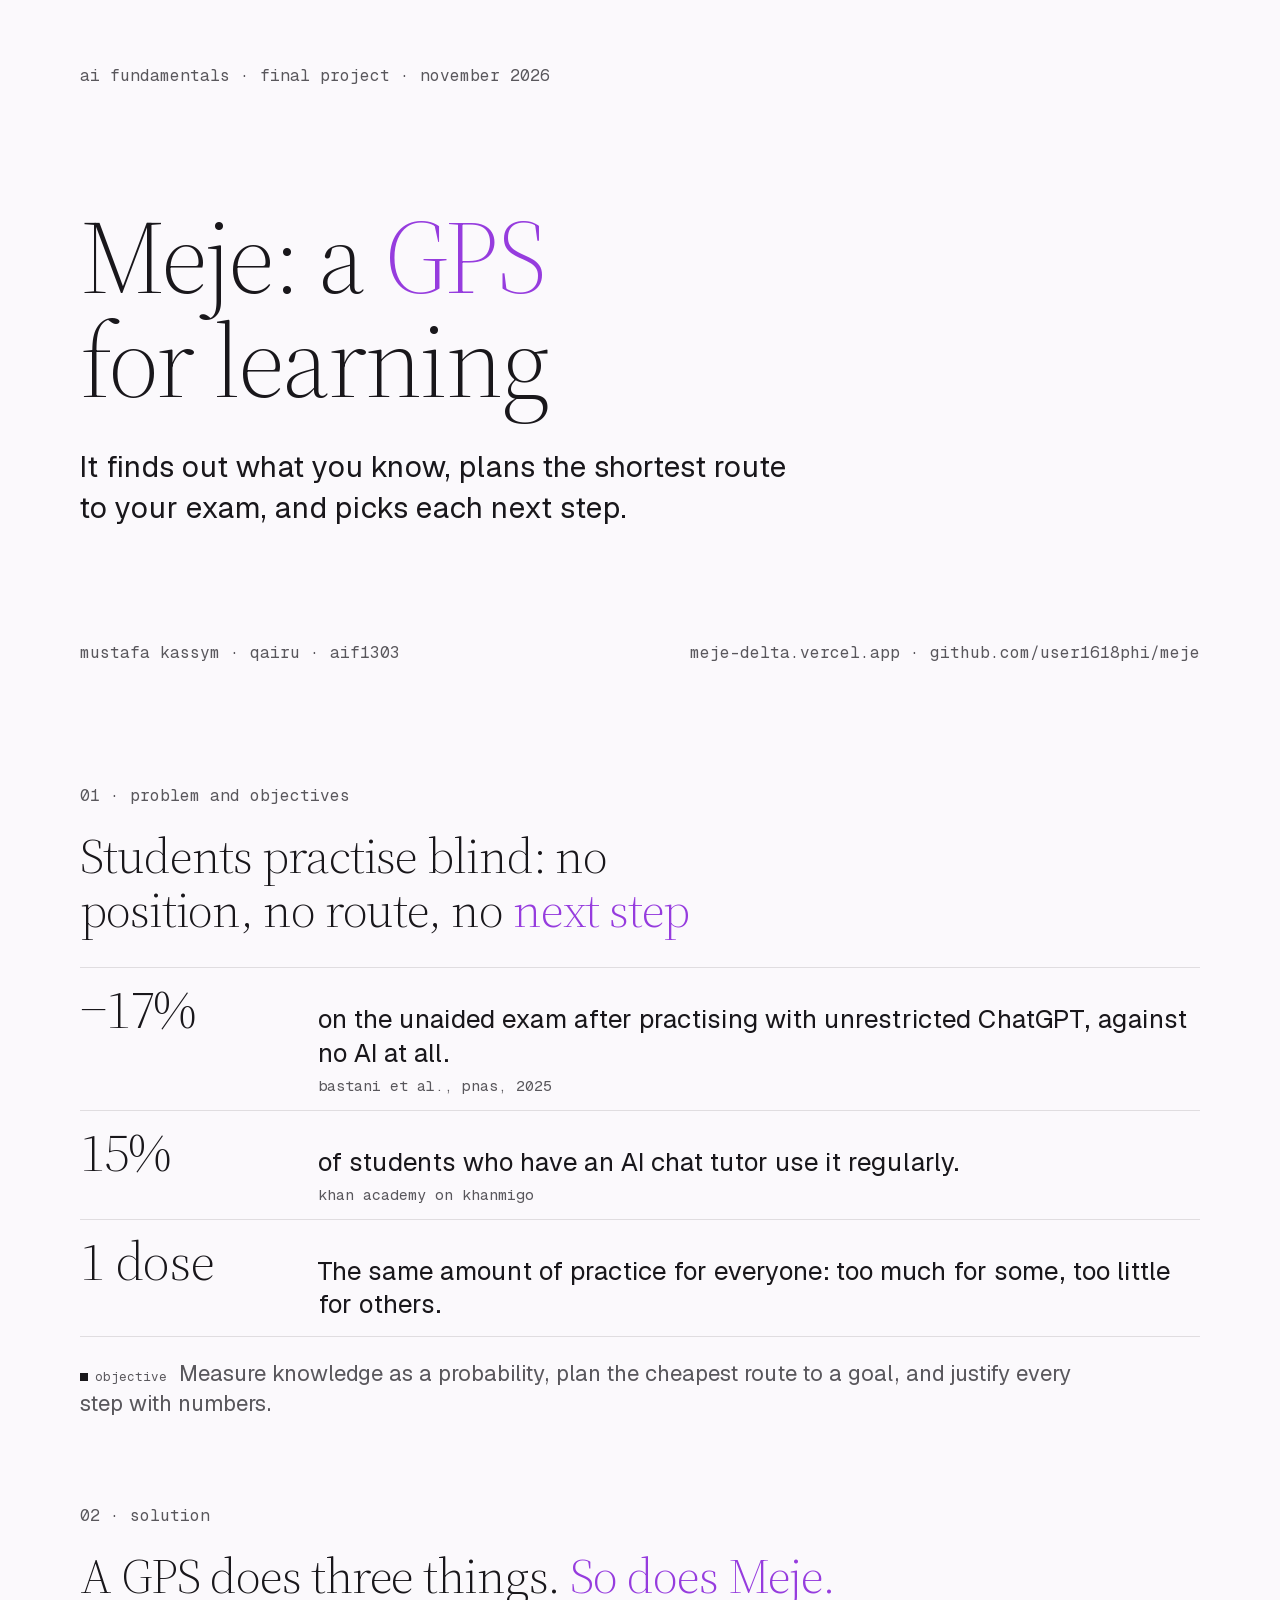
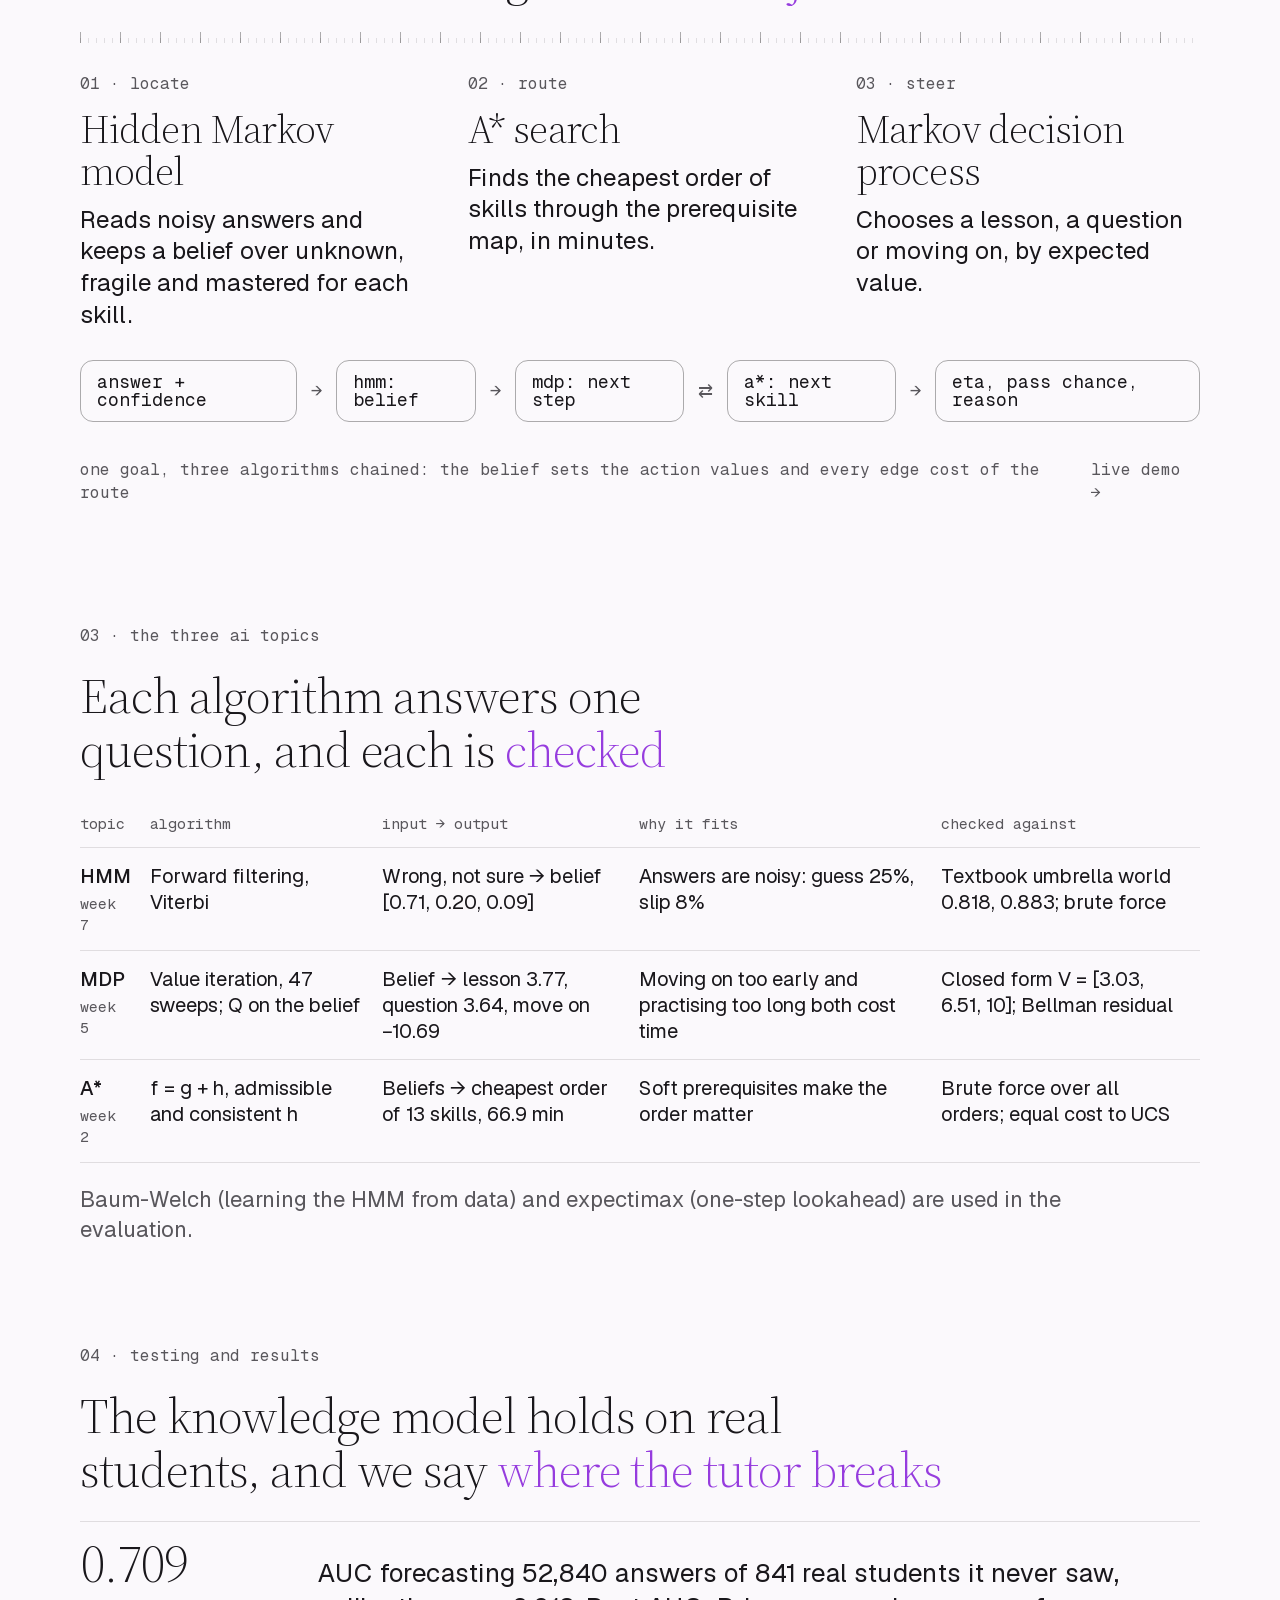
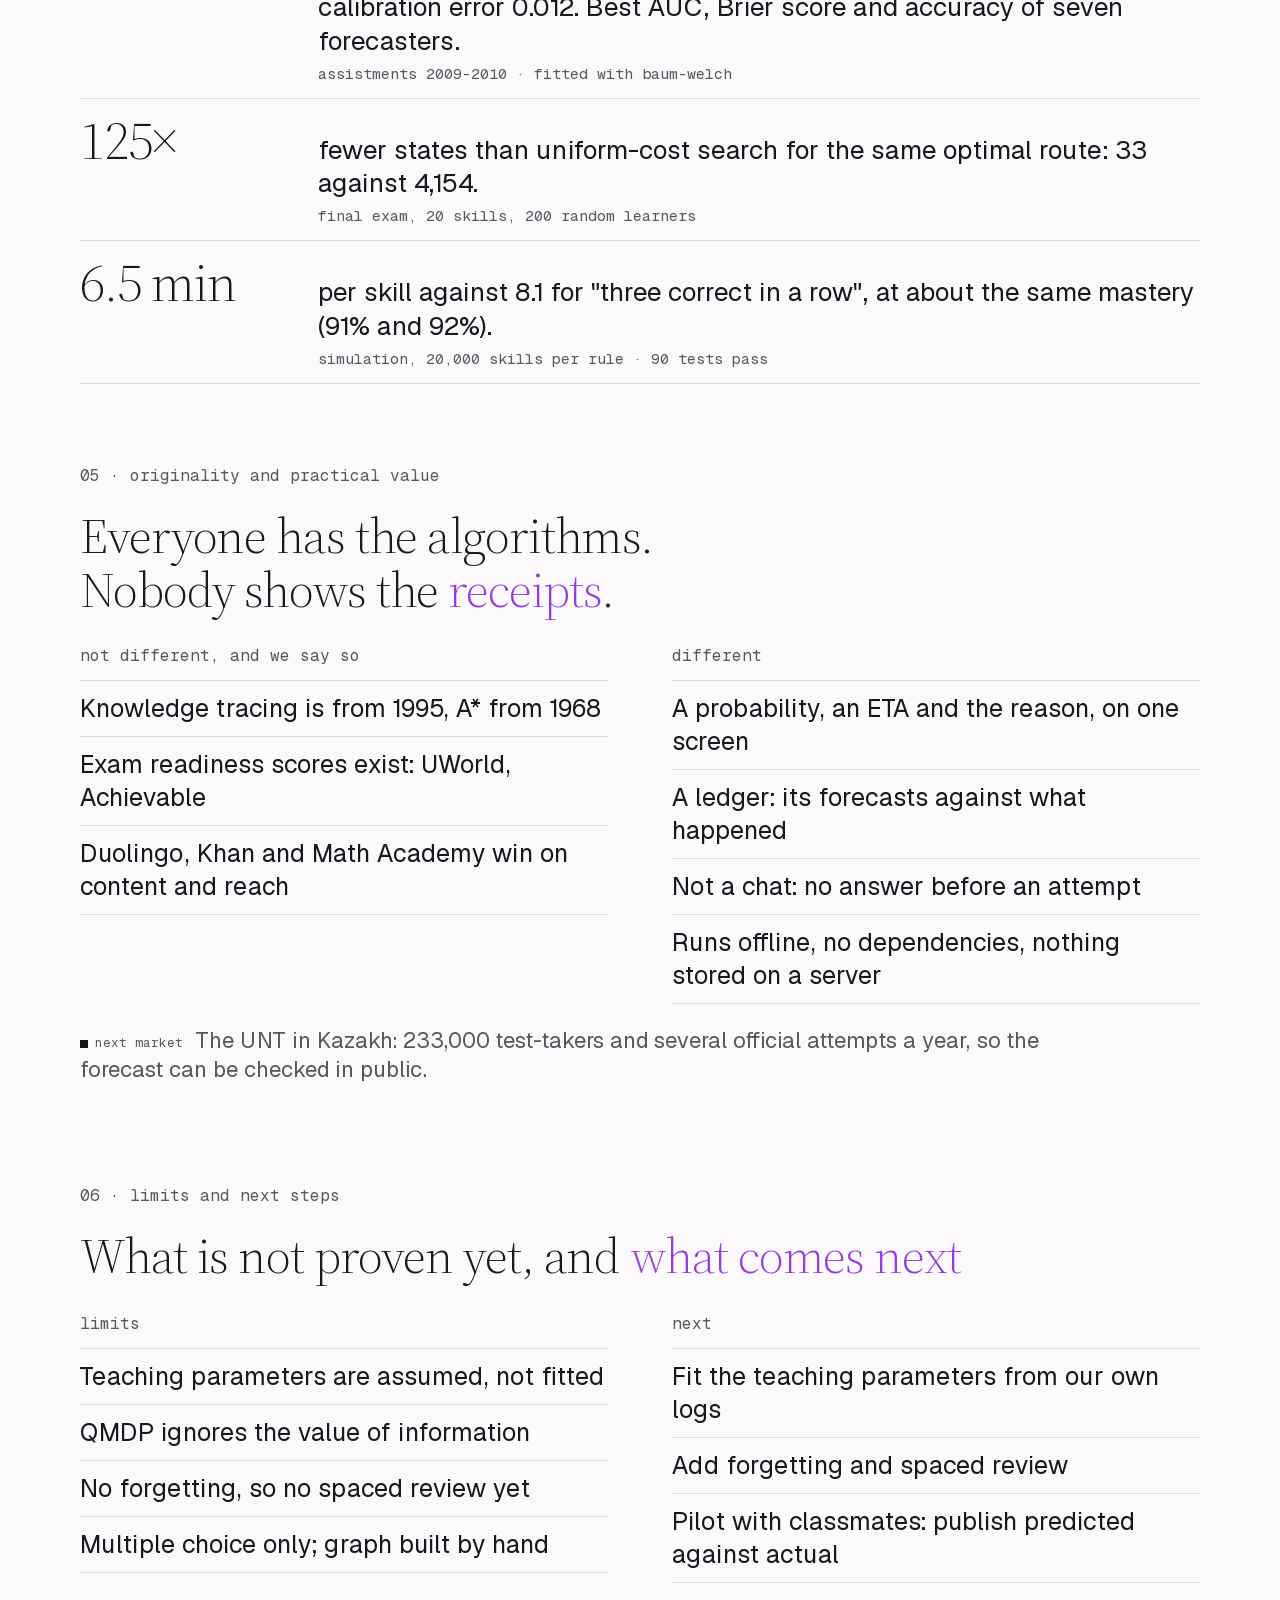
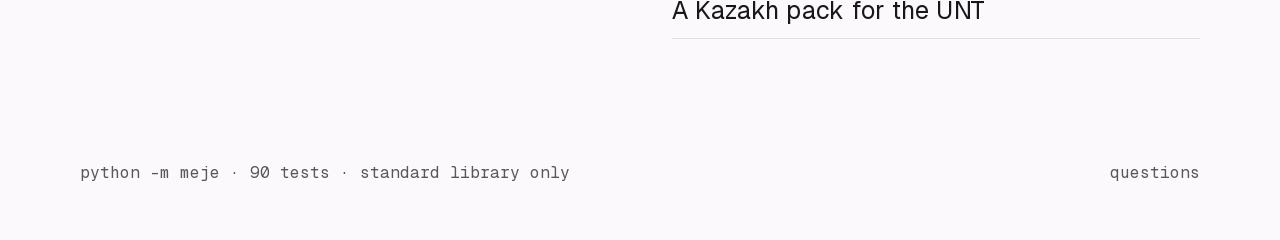
<file: docs/slides.html>
<!doctype html>
<html lang="en" data-theme="light">
<head>
<meta charset="utf-8">
<title>Meje: a GPS for learning. Defense slides</title>
<link rel="stylesheet" href="../web/kit.css">
<style>
  @font-face { font-family: "Source Serif 4"; src: url("../web/fonts/SourceSerif4-latin.woff2") format("woff2"); font-weight: 200 900; }
  @page { size: 1280px 720px; margin: 0; }
  :root { --font-heading: "Source Serif 4", Georgia, serif; --weight-heading: 300; --tracking-heading: -0.022em; }
  html, body { margin: 0; background: var(--bg); }
  .slide { position: relative; width: 1280px; height: 720px; padding: 64px 80px 56px; overflow: hidden; break-after: page; display: flex; flex-direction: column; }
  .slide > .label:first-child { margin-bottom: 22px; font-size: 16px; }
  h1 { font-size: 104px; letter-spacing: -0.022em; line-height: 1; }
  h2 { font-size: 50px; line-height: 1.08; max-width: 1040px; text-wrap: balance; }
  p { max-width: none; }
  .lead { font-size: 30px; line-height: 1.35; color: var(--fg); max-width: 30em; }
  .foot { margin-top: auto; display: flex; justify-content: space-between; font-size: 16px; }
  .ruler { margin: 26px 0 30px; }
  .rows3 > div { display: grid; grid-template-columns: 210px 1fr; gap: 28px; align-items: baseline; padding: 14px 0; border-top: 1px solid var(--line); }
  .rows3 > div:last-child { border-bottom: 1px solid var(--line); }
  .big { font: 300 54px/1 var(--font-heading); letter-spacing: -0.022em; font-variant-numeric: tabular-nums; }
  .rows3 p { font-size: 26px; line-height: 1.3; }
  .src { display: block; font: 400 15px/1.4 var(--font-mono); color: var(--mut); text-transform: lowercase; margin-top: 4px; }
  .cols3 { display: grid; grid-template-columns: repeat(3, 1fr); gap: 44px; }
  .cols3 h3, .cols2 h3 { font: 400 16px/1.4 var(--font-mono); color: var(--mut); text-transform: lowercase; margin-bottom: 12px; }
  .cols3 .name { font: 300 40px/1.05 var(--font-heading); letter-spacing: -0.022em; margin-bottom: 12px; }
  .cols3 p { font-size: 24px; line-height: 1.32; }
  .chain { display: flex; align-items: center; gap: 14px; font: 400 18px/1 var(--font-mono); text-transform: lowercase; color: var(--mut); margin-top: 30px; }
  .chain b { font-weight: 400; color: var(--fg); padding: 12px 16px; border: 1px solid var(--tick); border-radius: 13px; }
  table { font-size: 20px; }
  th { font-size: 15px; padding-bottom: 12px; }
  td { padding: 15px 18px 15px 0; line-height: 1.3; }
  td.n { font-family: var(--font-mono); font-variant-numeric: tabular-nums; font-size: 18px; }
  td strong { font-weight: 500; }
  .cols2 { display: grid; grid-template-columns: 1fr 1fr; gap: 64px; }
  .cols2 li, .cols2 p { font-size: 25px; line-height: 1.32; }
  ul { margin: 0; padding: 0; list-style: none; }
  li { padding: 11px 0; border-top: 1px solid var(--line); }
  li:last-child { border-bottom: 1px solid var(--line); }
  .note { font-size: 22px; color: var(--mut); margin-top: 22px; max-width: 46em; line-height: 1.35; }
</style>
</head>
<body>

<section class="slide">
  <span class="label">ai fundamentals · final project · november 2026</span>
  <h1 style="margin-top: 96px;">Meje: a <span class="acc">GPS</span><br>for learning</h1>
  <p class="lead" style="margin-top: 34px;">It finds out what you know, plans the shortest route<br>to your exam, and picks each next step.</p>
  <div class="foot label"><span>mustafa kassym · qairu · aif1303</span><span>meje-delta.vercel.app · github.com/user1618phi/meje</span></div>
</section>

<section class="slide">
  <span class="label">01 · problem and objectives</span>
  <h2>Students practise blind: no position, no route, no <span class="acc">next step</span></h2>
  <div class="rows3" style="margin-top: 30px;">
    <div><span class="big">−17%</span><p>on the unaided exam after practising with unrestricted ChatGPT, against no AI at all.<span class="src">bastani et al., pnas, 2025</span></p></div>
    <div><span class="big">15%</span><p>of students who have an AI chat tutor use it regularly.<span class="src">khan academy on khanmigo</span></p></div>
    <div><span class="big">1 dose</span><p>The same amount of practice for everyone: too much for some, too little for others.</p></div>
  </div>
  <p class="note"><span class="mark">objective</span>&nbsp; Measure knowledge as a probability, plan the cheapest route to a goal, and justify every step with numbers.</p>
</section>

<section class="slide">
  <span class="label">02 · solution</span>
  <h2>A GPS does three things. <span class="acc">So does Meje.</span></h2>
  <div class="ruler"></div>
  <div class="cols3">
    <div><h3>01 · locate</h3><p class="name">Hidden Markov model</p><p>Reads noisy answers and keeps a belief over unknown, fragile and mastered for each skill.</p></div>
    <div><h3>02 · route</h3><p class="name">A* search</p><p>Finds the cheapest order of skills through the prerequisite map, in minutes.</p></div>
    <div><h3>03 · steer</h3><p class="name">Markov decision process</p><p>Chooses a lesson, a question or moving on, by expected value.</p></div>
  </div>
  <div class="chain"><b>answer + confidence</b>→<b>hmm: belief</b>→<b>mdp: next step</b>⇄<b>a*: next skill</b>→<b>eta, pass chance, reason</b></div>
  <div class="foot label"><span>one goal, three algorithms chained: the belief sets the action values and every edge cost of the route</span><span>live demo →</span></div>
</section>

<section class="slide">
  <span class="label">03 · the three ai topics</span>
  <h2>Each algorithm answers one question, and each is <span class="acc">checked</span></h2>
  <table style="margin-top: 26px;">
    <thead><tr><th>topic</th><th>algorithm</th><th>input → output</th><th>why it fits</th><th>checked against</th></tr></thead>
    <tbody>
      <tr><td><strong>HMM</strong><br><span class="src">week 7</span></td><td>Forward filtering, Viterbi</td><td>Wrong, not sure → belief [0.71, 0.20, 0.09]</td><td>Answers are noisy: guess 25%, slip 8%</td><td>Textbook umbrella world 0.818, 0.883; brute force</td></tr>
      <tr><td><strong>MDP</strong><br><span class="src">week 5</span></td><td>Value iteration, 47 sweeps; Q on the belief</td><td>Belief → lesson 3.77, question 3.64, move on −10.69</td><td>Moving on too early and practising too long both cost time</td><td>Closed form V = [3.03, 6.51, 10]; Bellman residual</td></tr>
      <tr><td><strong>A*</strong><br><span class="src">week 2</span></td><td>f = g + h, admissible and consistent h</td><td>Beliefs → cheapest order of 13 skills, 66.9 min</td><td>Soft prerequisites make the order matter</td><td>Brute force over all orders; equal cost to UCS</td></tr>
    </tbody>
  </table>
  <p class="note">Baum-Welch (learning the HMM from data) and expectimax (one-step lookahead) are used in the evaluation.</p>
</section>

<section class="slide">
  <span class="label">04 · testing and results</span>
  <h2>The knowledge model holds on real students, and we say <span class="acc">where the tutor breaks</span></h2>
  <div class="rows3" style="margin-top: 24px;">
    <div><span class="big">0.709</span><p>AUC forecasting 52,840 answers of 841 real students it never saw, calibration error 0.012. Best AUC, Brier score and accuracy of seven forecasters.<span class="src">assistments 2009-2010 · fitted with baum-welch</span></p></div>
    <div><span class="big">125×</span><p>fewer states than uniform-cost search for the same optimal route: 33 against 4,154.<span class="src">final exam, 20 skills, 200 random learners</span></p></div>
    <div><span class="big">6.5 min</span><p>per skill against 8.1 for "three correct in a row", at about the same mastery (91% and 92%).<span class="src">simulation, 20,000 skills per rule · 90 tests pass</span></p></div>
  </div>
  <p class="note"><span class="mark warn">limit</span>&nbsp; With wrong parameters mastery falls from 91% to 72%. A student's own running average ranks answers almost as well (0.706): our edge is calibration.</p>
</section>

<section class="slide">
  <span class="label">05 · originality and practical value</span>
  <h2>Everyone has the algorithms. Nobody shows the <span class="acc">receipts</span>.</h2>
  <div class="cols2" style="margin-top: 28px;">
    <div><h3>not different, and we say so</h3><ul>
      <li>Knowledge tracing is from 1995, A* from 1968</li>
      <li>Exam readiness scores exist: UWorld, Achievable</li>
      <li>Duolingo, Khan and Math Academy win on content and reach</li>
    </ul></div>
    <div><h3>different</h3><ul>
      <li>A probability, an ETA and the reason, on one screen</li>
      <li>A ledger: its forecasts against what happened</li>
      <li>Not a chat: no answer before an attempt</li>
      <li>Runs offline, no dependencies, nothing stored on a server</li>
    </ul></div>
  </div>
  <p class="note"><span class="mark">next market</span>&nbsp; The UNT in Kazakh: 233,000 test-takers and several official attempts a year, so the forecast can be checked in public.</p>
</section>

<section class="slide">
  <span class="label">06 · limits and next steps</span>
  <h2>What is not proven yet, and <span class="acc">what comes next</span></h2>
  <div class="cols2" style="margin-top: 30px;">
    <div><h3>limits</h3><ul>
      <li>Teaching parameters are assumed, not fitted</li>
      <li>QMDP ignores the value of information</li>
      <li>No forgetting, so no spaced review yet</li>
      <li>Multiple choice only; graph built by hand</li>
    </ul></div>
    <div><h3>next</h3><ul>
      <li>Fit the teaching parameters from our own logs</li>
      <li>Add forgetting and spaced review</li>
      <li>Pilot with classmates: publish predicted against actual</li>
      <li>A Kazakh pack for the UNT</li>
    </ul></div>
  </div>
  <div class="foot label"><span>python -m meje · 90 tests · standard library only</span><span>questions</span></div>
</section>

</body>
</html>
</file>
<file: web/kit.css>
/* Design core kit 0.2.0 · акцент 305°.
   Rules in short: one idea and one primary button per screen; lots of empty space, little text; no cards, shadows or gradients:
   structure comes from lines, the .ruler and space; headings large and light, broken by sense with <br>; labels, numbers and statuses
   in .label (monospace, lowercase); accent on the main word and on what needs attention, at most three times per screen;
   corners 18 / 13 / 10 px; blur only on floating panels (.panel); animate only transform and opacity; no emoji. */
@font-face { font-family: "Medeo Sans"; src: url([data-uri]) format("woff2"); font-weight: 100 900; font-display: swap; }
@font-face { font-family: "Medeo Mono"; src: url([data-uri]) format("woff2"); font-weight: 100 900; font-display: swap; }

/* Core tokens of the personal style. Product-specific colour comes from `design color` or `design palette --css`
   and overrides the colour block below. Works as plain CSS; the @theme block connects it to Tailwind v4. */

:root {
  /* colour: neutral base, blue 255 as the placeholder accent */
  --bg: oklch(98.3% 0.002 90);
  --raise: oklch(100% 0 0);
  --fg: oklch(19% 0.003 90);
  --mut: oklch(44% 0.004 90);
  --faint: oklch(70% 0.004 90);
  --line: oklch(19% 0.003 90 / 0.12);
  --tick: oklch(19% 0.003 90 / 0.34);
  --glass: oklch(98.3% 0.002 90 / 0.6);
  --acc: oklch(54% 0.2 262);
  --acc-text: oklch(52% 0.2 262);
  --btn: var(--fg);
  --btn-text: var(--bg);
  --ok: oklch(64% 0.121 165);
  --warn: oklch(80% 0.149 80);
  --bad: oklch(55% 0.2 25);
  --info: oklch(52% 0.132 250);

  /* type */
  --font-sans: "Medeo Sans", "Inter Tight", system-ui, -apple-system, "Segoe UI", sans-serif;
  --font-mono: "Medeo Mono", "IBM Plex Mono", ui-monospace, Menlo, monospace;
  --font-heading: var(--font-mono);
  --text-label: 12.5px;
  --text-body: 16px;
  --text-lead: 18px;
  --text-title: clamp(26px, 3.4vw, 40px);
  --text-display: clamp(42px, 8.8vw, 128px);
  --weight-heading: 380;
  --tracking-heading: -0.03em;
  --leading-heading: 1;

  /* shape */
  --radius-container: 18px;
  --radius-control: 13px;
  --radius-small: 10px;
  --border: 1px;

  /* space: 4px base */
  --space-1: 4px;
  --space-2: 8px;
  --space-3: 12px;
  --space-4: 16px;
  --space-6: 24px;
  --space-8: 32px;
  --space-12: 48px;
  --space-16: 64px;
  --space-24: 96px;

  /* motion */
  --ease-spring: cubic-bezier(0.34, 1.56, 0.64, 1);
  --ease-soft: cubic-bezier(0.22, 1.16, 0.36, 1);
  --ease-screen: cubic-bezier(0.32, 0.72, 0, 1);
  --dur-press: 110ms;
  --dur-spring: 560ms;
  --dur-enter: 900ms;
  --dur-screen: 520ms;
  --press-scale: 0.93;
  --hover-scale: 1.045;
  --blur: blur(16px) saturate(1.5);
}

@media (prefers-color-scheme: dark) {
  :root:not([data-theme="light"]) {
  --bg: oklch(15% 0.002 90);
  --raise: oklch(18.5% 0.002 90);
  --fg: oklch(95% 0.002 90);
  --mut: oklch(74% 0.003 90);
  --faint: oklch(44% 0.003 90);
  --line: oklch(95% 0.002 90 / 0.14);
  --tick: oklch(95% 0.002 90 / 0.34);
  --glass: oklch(15% 0.002 90 / 0.55);
  --acc: oklch(76% 0.15 262);
  --acc-text: oklch(78% 0.14 262);
  --ok: oklch(70% 0.121 165);
  --warn: oklch(80% 0.149 80);
  --bad: oklch(70% 0.15 25);
  --info: oklch(70% 0.132 250);
}
}
:root[data-theme="dark"] {
  --bg: oklch(15% 0.002 90);
  --raise: oklch(18.5% 0.002 90);
  --fg: oklch(95% 0.002 90);
  --mut: oklch(74% 0.003 90);
  --faint: oklch(44% 0.003 90);
  --line: oklch(95% 0.002 90 / 0.14);
  --tick: oklch(95% 0.002 90 / 0.34);
  --glass: oklch(15% 0.002 90 / 0.55);
  --acc: oklch(76% 0.15 262);
  --acc-text: oklch(78% 0.14 262);
  --ok: oklch(70% 0.121 165);
  --warn: oklch(80% 0.149 80);
  --bad: oklch(70% 0.15 25);
  --info: oklch(70% 0.132 250);
}

/* the ruler motif: use as a divider */
.ruler {
  height: 14px;
  background:
    repeating-linear-gradient(90deg, var(--tick) 0 1px, transparent 1px 40px) 0 100% / 100% 11px no-repeat,
    repeating-linear-gradient(90deg, var(--line) 0 1px, transparent 1px 8px) 0 100% / 100% 5px no-repeat;
}

/* the label voice */
.label {
  font: 400 var(--text-label) / 1.45 var(--font-mono);
  color: var(--mut);
  text-transform: lowercase;
}

@media (prefers-reduced-motion: reduce) {
  * { transition-duration: 0.01ms !important; animation: none !important; }
}

/* product colour */
/* accent hue 305°, chroma mid */
:root {
  --bg: oklch(98.5% 0.004 305);
  --raise: oklch(100% 0 0);
  --fg: oklch(21% 0.008 305);
  --mut: oklch(46% 0.008 305);
  --faint: oklch(70% 0.006 305);
  --line: oklch(21% 0.008 305 / 0.12);
  --acc: oklch(58% 0.233 305);
  --acc-text: oklch(56% 0.233 305);
  --btn: oklch(58% 0.233 305);
  --btn-text: oklch(100% 0 0);
  --ok: oklch(64% 0.121 165);
  --warn: oklch(80% 0.149 80);
  --bad: oklch(55% 0.2 25);
  --info: oklch(52% 0.132 250);
}
@media (prefers-color-scheme: dark) {
  :root:not([data-theme="light"]) {
  --bg: oklch(15% 0.004 305);
  --raise: oklch(18.5% 0.005 305);
  --fg: oklch(94% 0.004 305);
  --mut: oklch(74% 0.006 305);
  --faint: oklch(44% 0.006 305);
  --line: oklch(94% 0.004 305 / 0.14);
  --acc: oklch(58% 0.233 305);
  --acc-text: oklch(78% 0.112 305);
  --btn: oklch(58% 0.233 305);
  --btn-text: oklch(100% 0 0);
  --ok: oklch(70% 0.121 165);
  --warn: oklch(80% 0.149 80);
  --bad: oklch(70% 0.15 25);
  --info: oklch(70% 0.132 250);
}
}
:root[data-theme="dark"] {
  --bg: oklch(15% 0.004 305);
  --raise: oklch(18.5% 0.005 305);
  --fg: oklch(94% 0.004 305);
  --mut: oklch(74% 0.006 305);
  --faint: oklch(44% 0.006 305);
  --line: oklch(94% 0.004 305 / 0.14);
  --acc: oklch(58% 0.233 305);
  --acc-text: oklch(78% 0.112 305);
  --btn: oklch(58% 0.233 305);
  --btn-text: oklch(100% 0 0);
  --ok: oklch(70% 0.121 165);
  --warn: oklch(80% 0.149 80);
  --bad: oklch(70% 0.15 25);
  --info: oklch(70% 0.132 250);
}

/* Base elements of the style for an artifact or a standalone page. Tokens come from core/tokens.css; `design kit` joins them. */
*, *::before, *::after { box-sizing: border-box; }
html { background: var(--bg); color: var(--fg); font: 400 var(--text-body) / 1.55 var(--font-sans); font-optical-sizing: auto; -webkit-font-smoothing: antialiased; -webkit-text-size-adjust: 100%; }
body { margin: 0; min-height: 100vh; background: var(--bg); }
.wrap { max-width: 1120px; margin: 0 auto; padding: 0 clamp(16px, 4vw, 40px); }
section { padding: clamp(48px, 8vw, 112px) 0; }

/* headings: large, light, broken by sense with <br>; never bold */
h1, h2 { margin: 0; font-family: var(--font-heading); font-weight: var(--weight-heading); line-height: var(--leading-heading); letter-spacing: var(--tracking-heading); }
h1 { font-size: var(--text-display); letter-spacing: -0.05em; }
h2 { font-size: var(--text-title); }
h3 { margin: 0; font: 500 var(--text-body) / 1.4 var(--font-sans); }
p { margin: 0; max-width: 62ch; }
.lead { font-size: var(--text-lead); color: var(--mut); }
.acc { color: var(--acc-text); }
a { color: inherit; text-decoration-color: var(--tick); text-underline-offset: 3px; }
code, pre, kbd { font-family: var(--font-mono); font-size: 0.86em; }
pre { margin: 0; padding: var(--space-4); border: var(--border) solid var(--line); border-radius: var(--radius-control); overflow: auto; }
hr { margin: 0; border: 0; border-top: var(--border) solid var(--line); }
:focus-visible { outline: 2px solid var(--fg); outline-offset: 2px; border-radius: var(--radius-small); }

/* one primary button per screen; the rest are outlined */
.btn { appearance: none; display: inline-flex; align-items: center; gap: var(--space-2); padding: 13px 17px; border: var(--border) solid var(--line); border-radius: var(--radius-control); background: transparent; color: var(--fg); font: 400 14.5px / 1 var(--font-sans); white-space: nowrap; cursor: pointer; text-decoration: none; transition: transform var(--dur-spring) var(--ease-spring), border-color 0.2s; }
.btn:hover { border-color: var(--tick); }
@media (hover: hover) { .btn:hover { transform: scale(var(--hover-scale)); } }
.btn:active { transform: scale(var(--press-scale)); transition-duration: var(--dur-press); }
.btn.primary { background: var(--btn); color: var(--btn-text); border-color: transparent; }
.field { min-width: 0; padding: 12px 14px; border: var(--border) solid var(--line); border-radius: var(--radius-control); background: transparent; color: var(--fg); font: 400 14.5px / 1.4 var(--font-sans); }
.field:focus { outline: none; border-color: var(--fg); }
.field::placeholder { color: var(--faint); }

/* structure comes from lines and space: rows instead of cards */
.rows > * { padding: var(--space-4) 0; border-top: var(--border) solid var(--line); }
.rows > *:last-child { border-bottom: var(--border) solid var(--line); }
table { width: 100%; border-collapse: collapse; font-size: 14.5px; }
th { font: 400 var(--text-label) / 1.45 var(--font-mono); color: var(--mut); text-transform: lowercase; text-align: left; }
th, td { padding: 10px var(--space-4) 10px 0; border-bottom: var(--border) solid var(--line); vertical-align: top; }

/* square status mark, always next to a word */
.mark { display: inline-flex; align-items: center; gap: 7px; font: 400 var(--text-label) / 1 var(--font-mono); text-transform: lowercase; color: var(--mut); white-space: nowrap; }
.mark::before { content: ""; width: 8px; height: 8px; background: var(--fg); flex: none; }
.mark.ok::before { background: var(--ok); }
.mark.warn::before { background: var(--warn); }
.mark.bad::before { background: var(--bad); }
.mark.info::before { background: var(--info); }

/* blur only on floating panels: navigation, bottom bar, sheet, toast */
.panel { border: var(--border) solid var(--line); border-radius: var(--radius-container); background: var(--glass); -webkit-backdrop-filter: var(--blur); backdrop-filter: var(--blur); }
</file>
